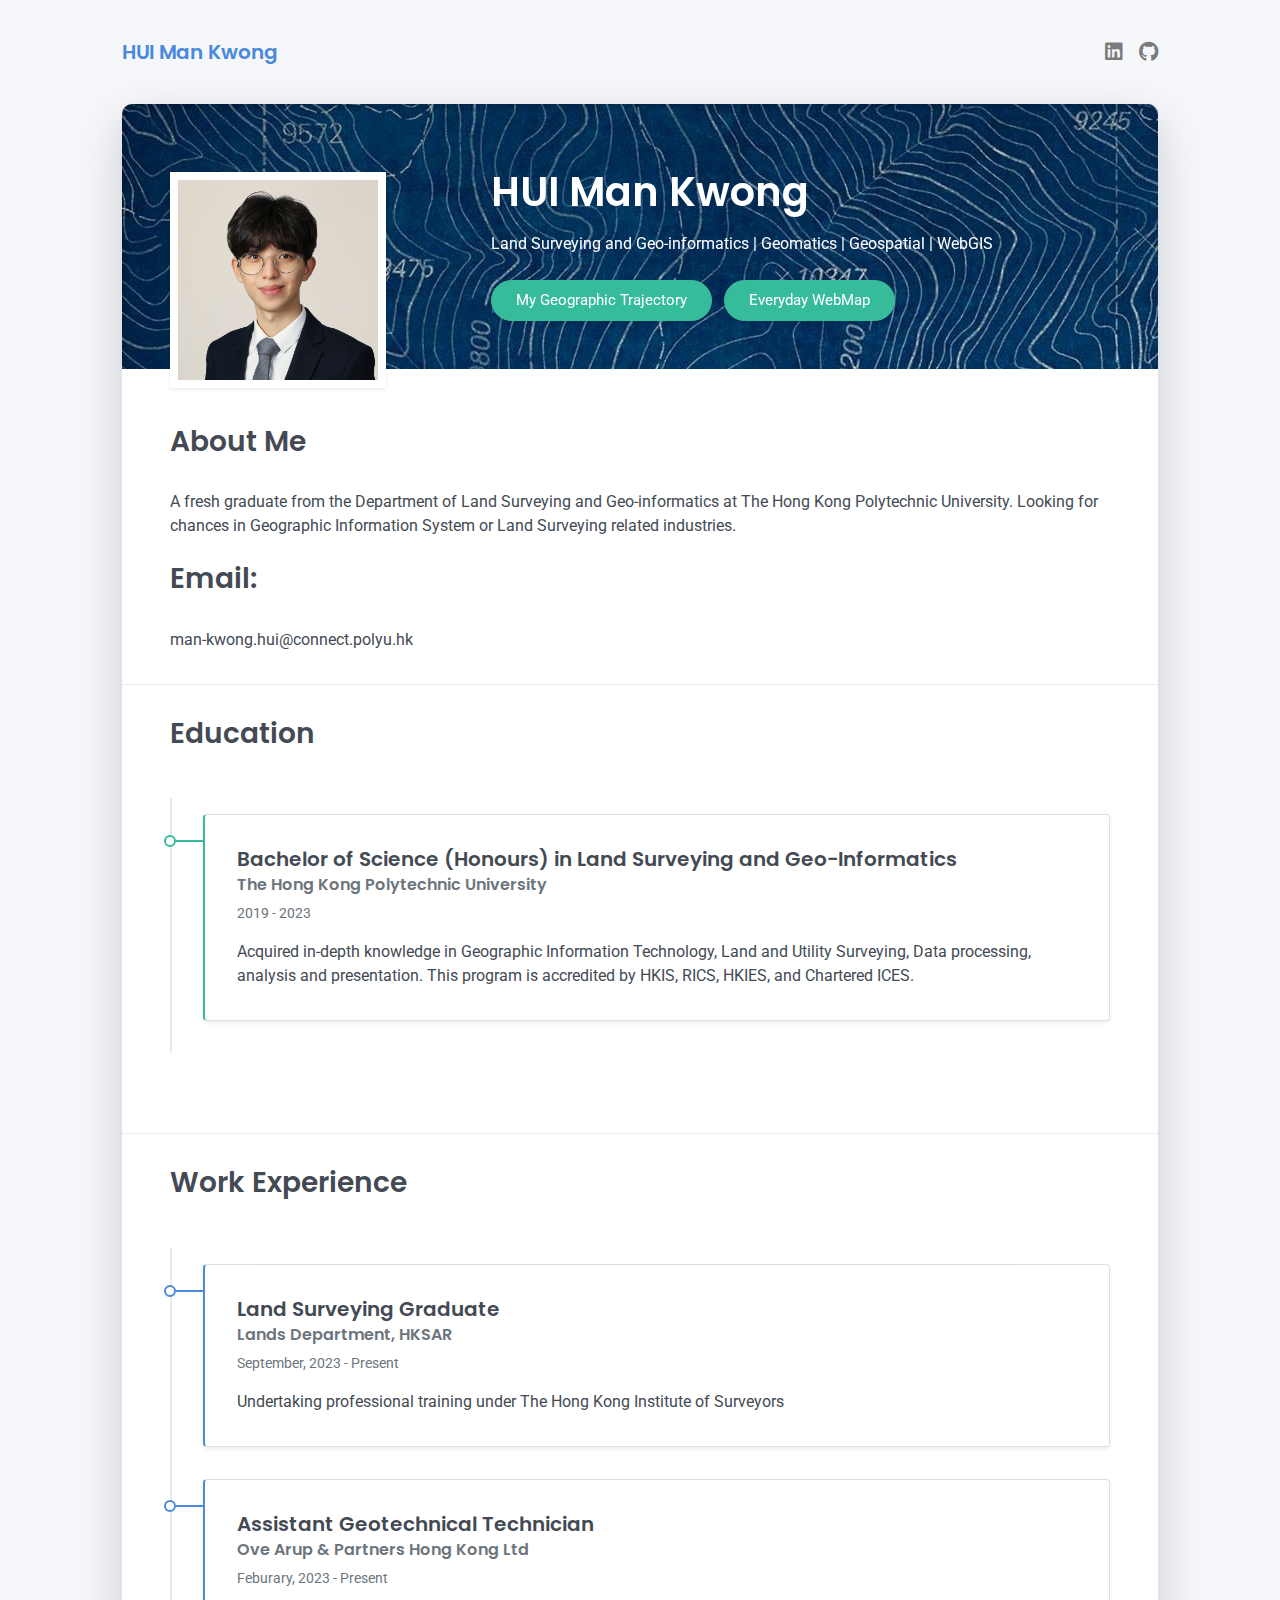
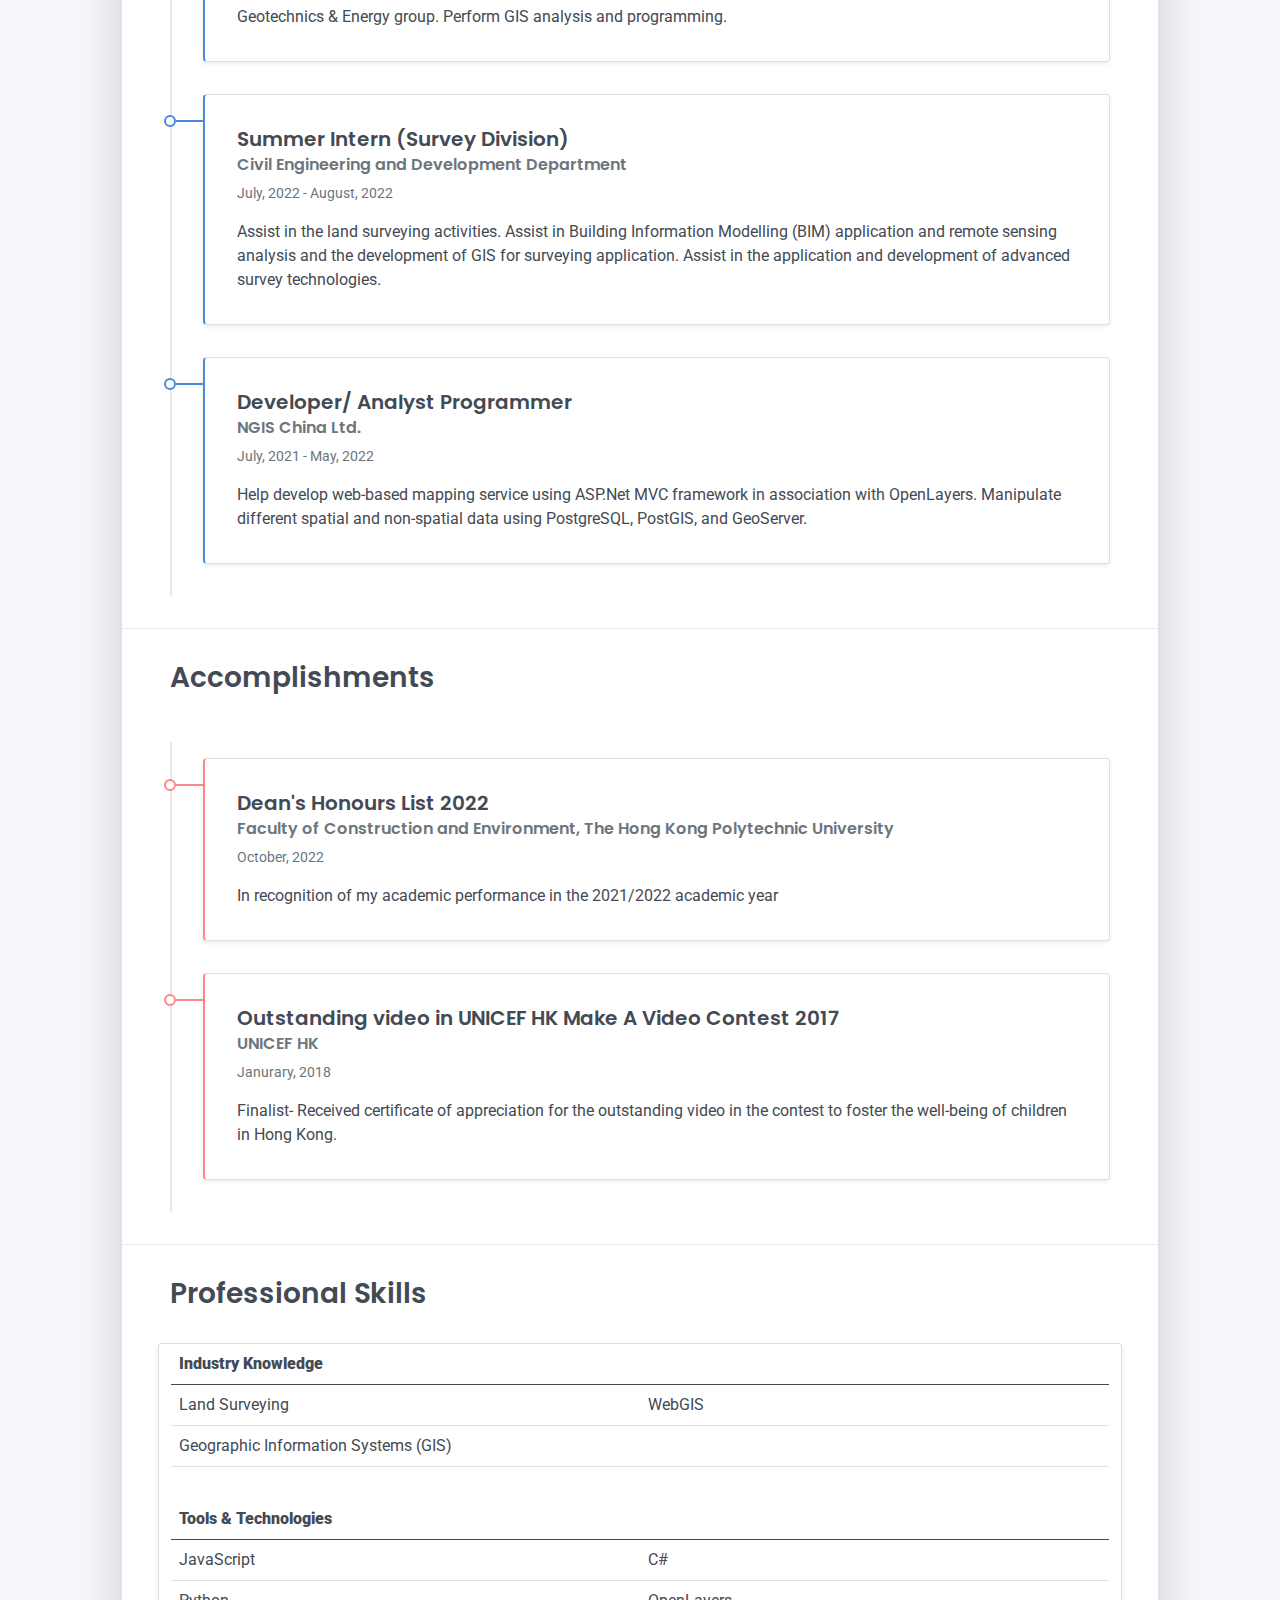
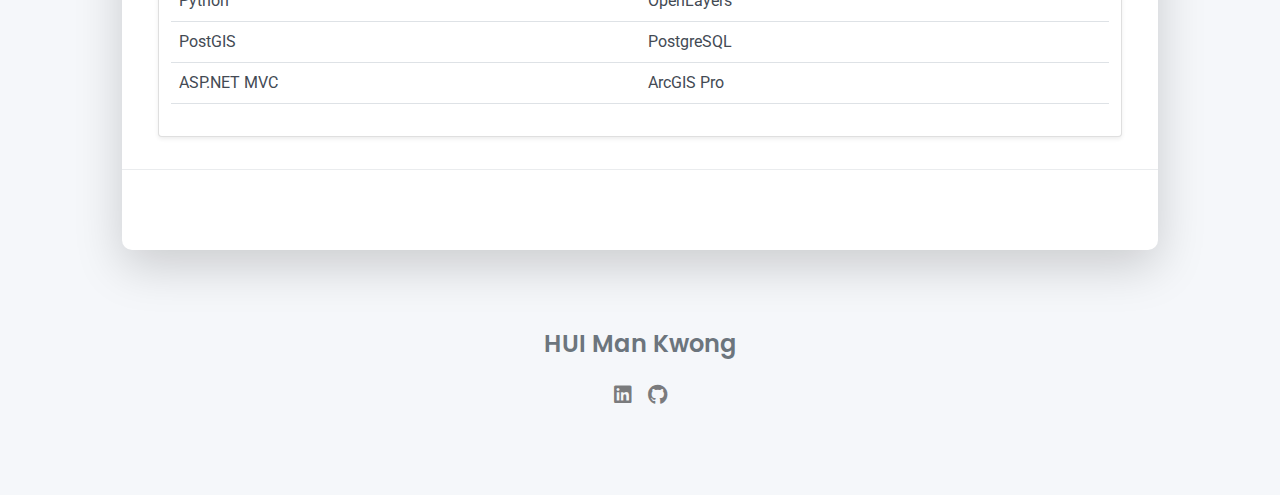
<file: index.html>
<!DOCTYPE html>
<html lang="en-US">
  <head>
    <meta charset="UTF-8">
    <meta http-equiv="X-UA-Compatible" content="IE=edge">
    <meta name="viewport" content="width=device-width, initial-scale=1">
    <title>M.K. Hui</title>
    <link rel="preconnect" href="https://fonts.gstatic.com" crossorigin="crossorigin"/>
    <link rel="preload" as="style" href="https://fonts.googleapis.com/css2?family=Poppins:wght@600&amp;family=Roboto:wght@300;400;500;700&amp;display=swap"/>
    <link rel="stylesheet" href="https://fonts.googleapis.com/css2?family=Poppins:wght@600&amp;family=Roboto:wght@300;400;500;700&amp;display=swap" media="print" onload="this.media='all'"/>
    <noscript>
      <link rel="stylesheet" href="https://fonts.googleapis.com/css2?family=Poppins:wght@600&amp;family=Roboto:wght@300;400;500;700&amp;display=swap"/>
    </noscript>
    <link href="css/font-awesome/css/all.min.css?ver=1.2.0" rel="stylesheet">
    <link href="css/bootstrap.min.css?ver=1.2.0" rel="stylesheet">
    <link href="css/aos.css?ver=1.2.0" rel="stylesheet">
    <link href="css/main.css?ver=1.2.0" rel="stylesheet">
    <noscript>
      <style type="text/css">
        [data-aos] {
            opacity: 1 !important;
            transform: translate(0) scale(1) !important;
        }
      </style>
    </noscript>
  </head>
  <body id="top">
    <header id="header" class="d-print-none">
      <div class="container text-center text-lg-left">
        <div class="py-3 clearfix">
          <a href="./index.html"><h1 class="site-title mb-0">HUI Man Kwong</h1></a>
          <div class="site-nav">
            <nav role="navigation">
              <ul class="nav justify-content-center">
                <li class="nav-item"><a class="nav-link" href="https://www.linkedin.com/in/huimankwong/" title="Instagram"><i class="fab fa-linkedin"></i><span class="menu-title sr-only">LinkedIn</span></a>
                </li>
                <li class="nav-item"><a class="nav-link" href="https://github.com/mankwongg" title="Github"><i class="fab fa-github"></i><span class="menu-title sr-only">Github</span></a>
                </li>
              </ul>
            </nav>
          </div>
        </div>
      </div>
    </header>
    <div class="page-content">
      <div class="container">
<div class="cover shadow-lg bg-white">
  <div class="cover-bg p-3 p-lg-4 text-white">
    <div class="row">
      <div class="col-lg-4 col-md-5">
        <div class="avatar hover-effect bg-white shadow-sm p-1"><img src="images/selfPic.jpg" width="200" height="200"/></div>
      </div>
      <div class="col-lg-8 col-md-7 text-center text-md-start">
        <h2 class="h1 mt-2" data-aos="fade-left" data-aos-delay="0">HUI Man Kwong</h2>
        <p data-aos="fade-left" data-aos-delay="100">Land Surveying and Geo-informatics | Geomatics | Geospatial | WebGIS</p>
        <div class="d-print-none" data-aos="fade-left" data-aos-delay="200">
          <a class="btn  btn-success text-white shadow-sm mt-1 me-1" href="/view/MyGeograhpicTrajectory.html">My Geographic Trajectory</a>
          <a class="btn  btn-success text-white shadow-sm mt-1 me-1" href="/view/everyday-webmap.html">Everyday WebMap</a>
          <!-- <a class="btn btn-success shadow-sm mt-1" href="#contact">Hire Me</a> -->
        </div>
      </div>
    </div>
  </div>
  <div class="about-section pt-4 px-3 px-lg-4 mt-1">
    <div class="row">
      <div class="col-md-12">
        <h2 class="h3 mb-3">About Me</h2>
        A fresh graduate from the Department of Land Surveying and Geo-informatics at The Hong Kong Polytechnic University. 
        Looking for chances in Geographic Information System or Land Surveying related industries.
        <br><br><h2 class="h3 mb-3">Email:</h2>
        man-kwong.hui@connect.polyu.hk<br>
      </div>
    </div>
    <!-- <div class="row mt-2">
      <div class="col-sm-2">
        <div class="pb-1"><b>Email</b></div>
      </div>
      <div class="col-sm-10">
        <div class="pb-1 text-secondary">man-kwong.hui@connect.polyu.hk</div>
      </div>
    </div> -->
  </div>
  
  <hr class="d-print-none"/>
  <div class="page-break"></div>
  <div class="education-section px-3 px-lg-4 pb-4">
    <h2 class="h3 mb-4">Education</h2>
    <div class="timeline">
      <div class="timeline-card timeline-card-success card shadow-sm">
        <div class="card-body">
          <div class="h5 mb-1">Bachelor of Science (Honours) in Land Surveying and Geo-Informatics <span class="text-muted h6"><br>The Hong Kong Polytechnic University</span></div>
          <div class="text-muted text-small mb-2">2019 - 2023</div>
          <div>Acquired in-depth knowledge in Geographic Information Technology, Land and Utility Surveying, Data processing, analysis and presentation. This program is accredited by HKIS, RICS, HKIES, and Chartered ICES.</div>
        </div>
      </div>
    </div>
  </div>

  <hr class="d-print-none"/>
  <div class="work-experience-section px-3 px-lg-4">
    <h2 class="h3 mb-4">Work Experience</h2>
    <div class="timeline">
	      <div class="timeline-card timeline-card-primary card shadow-sm">
        <div class="card-body">
          <div class="h5 mb-1">Land Surveying Graduate <span class="text-muted h6"><br>Lands Department, HKSAR</span></div>
          <div class="text-muted text-small mb-2">September, 2023 - Present</div>
          <div>Undertaking professional training under The Hong Kong Institute of Surveyors</div>
        </div>
      </div>
      <div class="timeline-card timeline-card-primary card shadow-sm">
        <div class="card-body">
          <div class="h5 mb-1">Assistant Geotechnical Technician<span class="text-muted h6"><br>Ove Arup & Partners Hong Kong Ltd</span></div>
          <div class="text-muted text-small mb-2">Feburary, 2023 - Present</div>
          <div>Geotechnics & Energy group. Perform GIS analysis and programming.</div>
        </div>
      </div>
      <div class="timeline-card timeline-card-primary card shadow-sm">
        <div class="card-body">
          <div class="h5 mb-1">Summer Intern (Survey Division) <span class="text-muted h6"><br>Civil Engineering and Development Department</span></div>
          <div class="text-muted text-small mb-2">July, 2022 - August, 2022</div>
          <div>Assist in the land surveying activities. Assist in Building Information Modelling (BIM) application and remote sensing analysis and the development of GIS for surveying application. Assist in the application and development of advanced survey technologies.</div>
        </div>
      </div>
      <div class="timeline-card timeline-card-primary card shadow-sm">
        <div class="card-body">
          <div class="h5 mb-1">Developer/ Analyst Programmer <span class="text-muted h6"><br>NGIS China Ltd.</span></div>
          <div class="text-muted text-small mb-2">July, 2021 - May, 2022</div>
          <div>Help develop web-based mapping service using ASP.Net MVC framework in association with OpenLayers. Manipulate different spatial and non-spatial data using PostgreSQL, PostGIS, and GeoServer.</div>
        </div>
      </div>
    </div>
  </div>

  
  <hr class="d-print-none"/>
  <div class="accomplishments-section px-3 px-lg-4">
    <h2 class="h3 mb-4">Accomplishments</h2>
    <div class="timeline">
      <div class="timeline-card timeline-card-accomplishments card shadow-sm">
        <div class="card-body">
          <div class="h5 mb-1">Dean's Honours List 2022<span class="text-muted h6"><br>Faculty of Construction and Environment, The Hong Kong Polytechnic University</span></div>
          <div class="text-muted text-small mb-2">October, 2022</div>
          <div>In recognition of my academic performance in the 2021/2022 academic year</div>
        </div>
      </div>
      <div class="timeline-card timeline-card-accomplishments card shadow-sm">
        <div class="card-body">
          <div class="h5 mb-1">Outstanding video in UNICEF HK Make A Video Contest 2017<span class="text-muted h6"><br>UNICEF HK</span></div>
          <div class="text-muted text-small mb-2">Janurary, 2018</div>
          <div>Finalist- Received certificate of appreciation for the outstanding video in the contest to foster the well-being of children in Hong Kong.</div>
        </div>
      </div>
    </div>
  </div>

  <hr class="d-print-none"/>
  <div class="skills-section px-3 px-lg-4">
    <h2 class="h3 mb-3">Professional Skills</h2>
    <div class="row">
      <div class="col-md-12 card shadow-sm">
        <table class="table">
          <thead>
            <tr>
              <th colspan="2"><b>Industry Knowledge</b></th>
            </tr>
          </thead>
          <tbody>
            <tr>
              <td class="col-sm-6">Land Surveying</td>
              <td class="col-sm-6" >WebGIS</td>
            </tr>
            <tr>
              <td colspan="2" class="col-sm-6">Geographic Information Systems (GIS)</td>
            </tr>
          </tbody>
        </table>

        <table class="table">
          <thead>
            <tr>
              <th colspan="2"><b>Tools & Technologies</b></th>
            </tr>
          </thead>
          <tbody>
            <tr>
              <td class="col-sm-6">JavaScript</td>
              <td class="col-sm-6" >C#</td>
            </tr>
            <tr>
              <td class="col-sm-6">Python</td>
              <td class="col-sm-6" >OpenLayers</td>
            </tr>
            <tr>
              <td class="col-sm-6">PostGIS</td>
              <td class="col-sm-6" >PostgreSQL</td>
            </tr>
            <tr>
              <td class="col-sm-6">ASP.NET MVC</td>
              <td class="col-sm-6">ArcGIS Pro</td>
            </tr>
          </tbody>
        </table>
        <!-- <div class="mb-2"><span>HTML</span>
          <div class="progress my-1">
            <div class="progress-bar bg-primary" role="progressbar" data-aos="zoom-in-right" data-aos-delay="100" data-aos-anchor=".skills-section" style="width: 90%" aria-valuenow="90" aria-valuemin="0" aria-valuemax="100"></div>
          </div>
        </div>
        <div class="mb-2"><span>CSS</span>
          <div class="progress my-1">
            <div class="progress-bar bg-primary" role="progressbar" data-aos="zoom-in-right" data-aos-delay="200" data-aos-anchor=".skills-section" style="width: 85%" aria-valuenow="85" aria-valuemin="0" aria-valuemax="100"></div>
          </div>
        </div>
        <div class="mb-2"><span>JavaScript</span>
          <div class="progress my-1">
            <div class="progress-bar bg-primary" role="progressbar" data-aos="zoom-in-right" data-aos-delay="300" data-aos-anchor=".skills-section" style="width: 75%" aria-valuenow="75" aria-valuemin="0" aria-valuemax="100"></div>
          </div>
        </div>
      </div>
      <div class="col-md-6">
        <div class="mb-2"><span>Adobe Photoshop</span>
          <div class="progress my-1">
            <div class="progress-bar bg-success" role="progressbar" data-aos="zoom-in-right" data-aos-delay="400" data-aos-anchor=".skills-section" style="width: 80%" aria-valuenow="90" aria-valuemin="0" aria-valuemax="100"></div>
          </div>
        </div>
        <div class="mb-2"><span>Sketch</span>
          <div class="progress my-1">
            <div class="progress-bar bg-success" role="progressbar" data-aos="zoom-in-right" data-aos-delay="500" data-aos-anchor=".skills-section" style="width: 85%" aria-valuenow="85" aria-valuemin="0" aria-valuemax="100"></div>
          </div>
        </div>
        <div class="mb-2"><span>Adobe XD</span>
          <div class="progress my-1">
            <div class="progress-bar bg-success" role="progressbar" data-aos="zoom-in-right" data-aos-delay="600" data-aos-anchor=".skills-section" style="width: 75%" aria-valuenow="75" aria-valuemin="0" aria-valuemax="100"></div>
          </div>
        </div> -->
      </div>
    </div>
  </div>
      
  <hr class="d-print-none"/>
  <div class="contant-section px-3 px-lg-4 pb-4" id="contact">
      <div class="col d-none d-print-block">
        <div class="mt-2">
          <div>
            <div class="mb-2">
              <div class="text-dark"><i class="fab fa-twitter mr-1"></i><span>https://twitter.com/templateflip</span>
              </div>
            </div>
            <div class="mb-2">
              <div class="text-dark"><i class="fab fa-facebook mr-1"></i><span>https://www.facebook.com/templateflip</span>
              </div>
            </div>
            <div class="mb-2">
              <div class="text-dark"><i class="fab fa-instagram mr-1"></i><span>https://www.instagram.com/templateflip</span>
              </div>
            </div>
            <div class="mb-2">
              <div class="text-dark"><i class="fab fa-github mr-1"></i><span>https://github.com/templateflip</span>
              </div>
            </div>
          </div>
        </div>
      </div>
    </div>
  </div>
</div></div>
    </div>

    <footer class="pt-4 pb-4 text-muted text-center d-print-none">
      <div class="container">
        <div class="my-3">
          <a href="#header"><div class="h4">HUI Man Kwong</div></a>  
          <div class="footer-nav">
            <nav role="navigation">
              <ul class="nav justify-content-center">
                <li class="nav-item"><a class="nav-link" href="https://www.linkedin.com/in/huimankwong/" title="LinkedIn"><i class="fab fa-linkedin"></i><span class="menu-title sr-only">LinkedIn</span></a>
                </li>
                <li class="nav-item"><a class="nav-link" href="https://github.com/mankwongg" title="Github"><i class="fab fa-github"></i><span class="menu-title sr-only">Github</span></a>
                </li>
              </ul>
            </nav>
          </div>
        </div>
        <div class="text-small">
        </div>
      </div>
    </footer>
    <script src="scripts/bootstrap.bundle.min.js?ver=1.2.0"></script>
    <script src="scripts/aos.js?ver=1.2.0"></script>
    <script src="scripts/main.js?ver=1.2.0"></script>
  </body>
</html>
</file>
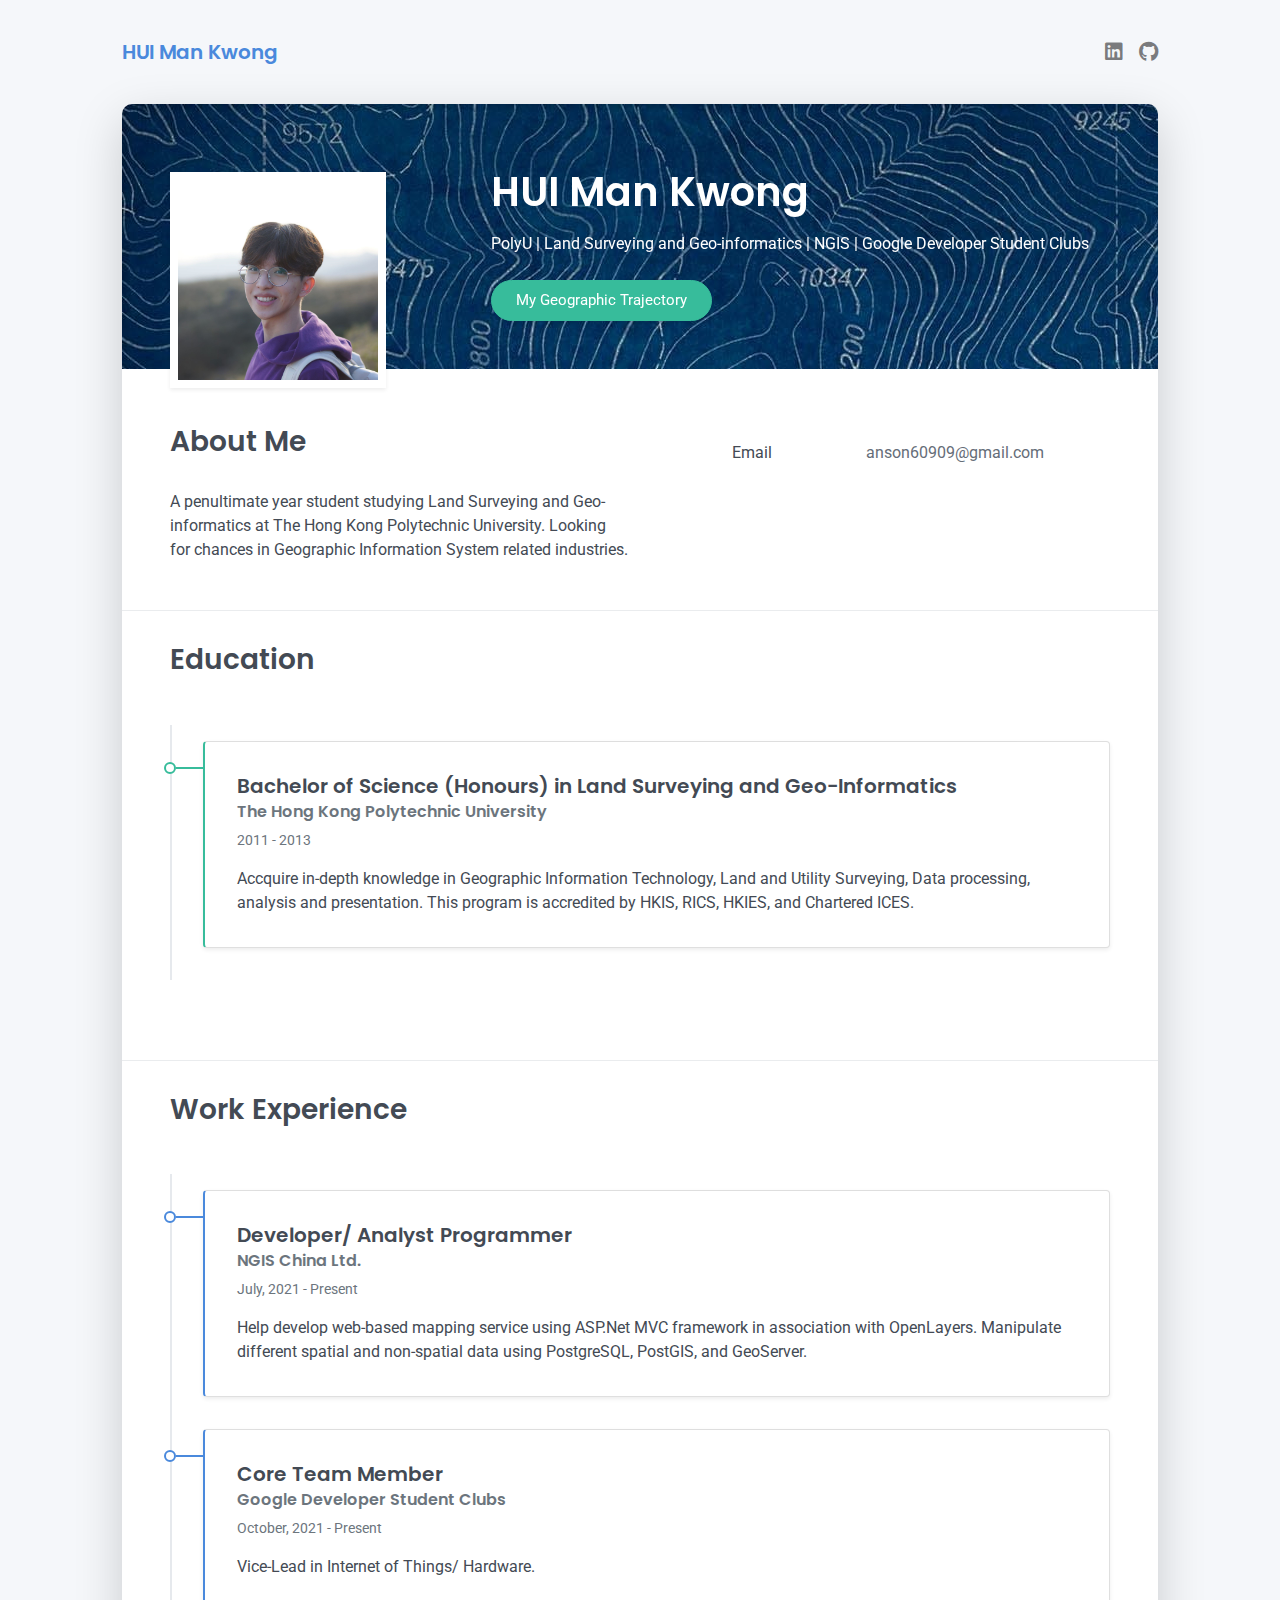
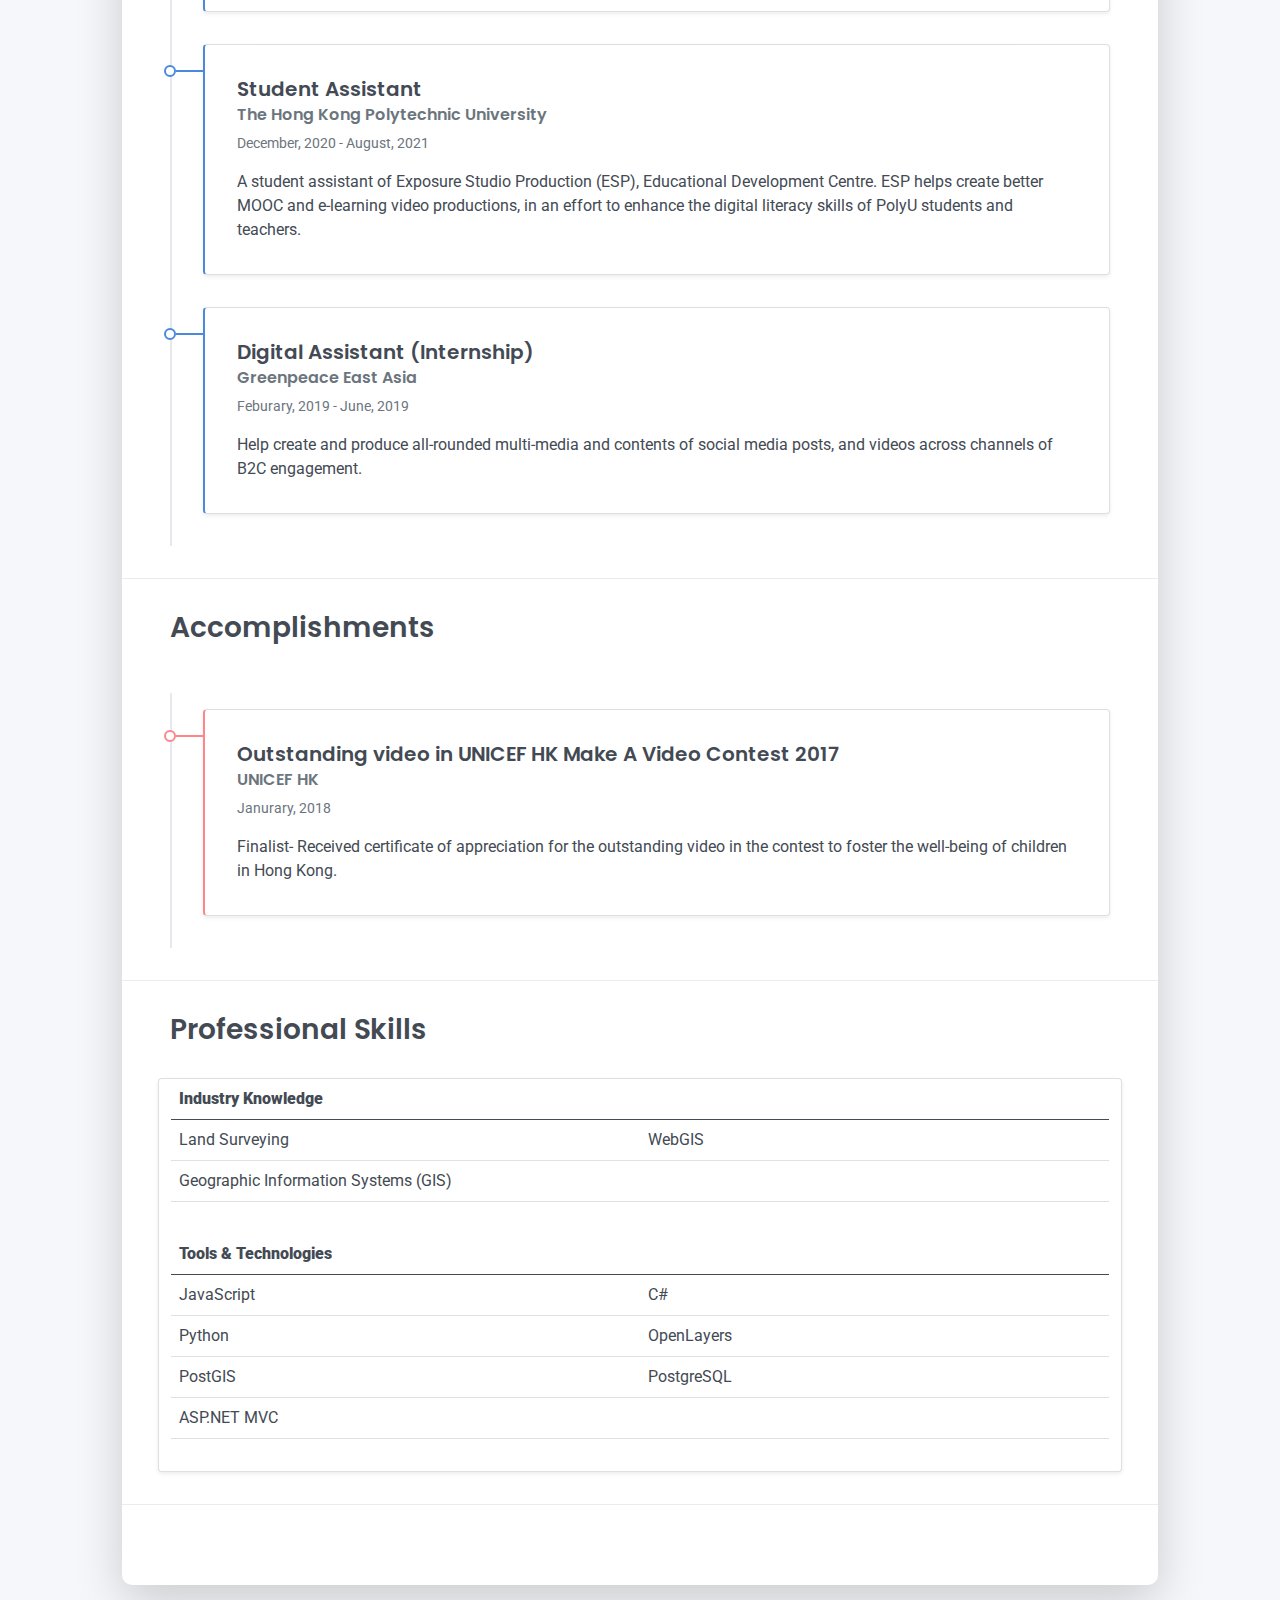
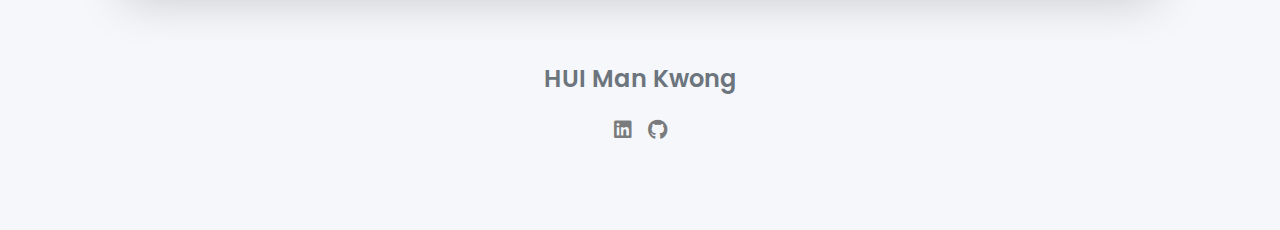
<file: view/index.html>
<!DOCTYPE html>
<html lang="en-US">
  <head>
    <meta charset="UTF-8">
    <meta http-equiv="X-UA-Compatible" content="IE=edge">
    <meta name="viewport" content="width=device-width, initial-scale=1">
    <title>M.K. Hui</title>
    <link rel="preconnect" href="https://fonts.gstatic.com" crossorigin="crossorigin"/>
    <link rel="preload" as="style" href="https://fonts.googleapis.com/css2?family=Poppins:wght@600&amp;family=Roboto:wght@300;400;500;700&amp;display=swap"/>
    <link rel="stylesheet" href="https://fonts.googleapis.com/css2?family=Poppins:wght@600&amp;family=Roboto:wght@300;400;500;700&amp;display=swap" media="print" onload="this.media='all'"/>
    <noscript>
      <link rel="stylesheet" href="https://fonts.googleapis.com/css2?family=Poppins:wght@600&amp;family=Roboto:wght@300;400;500;700&amp;display=swap"/>
    </noscript>
    <link href="../css/font-awesome/css/all.min.css?ver=1.2.0" rel="stylesheet">
    <link href="../css/bootstrap.min.css?ver=1.2.0" rel="stylesheet">
    <link href="../css/aos.css?ver=1.2.0" rel="stylesheet">
    <link href="../css/main.css?ver=1.2.0" rel="stylesheet">
    <noscript>
      <style type="text/css">
        [data-aos] {
            opacity: 1 !important;
            transform: translate(0) scale(1) !important;
        }
      </style>
    </noscript>
  </head>
  <body id="top">
    <header id="header" class="d-print-none">
      <div class="container text-center text-lg-left">
        <div class="py-3 clearfix">
          <a href="./index.html"><h1 class="site-title mb-0">HUI Man Kwong</h1></a>
          <div class="site-nav">
            <nav role="navigation">
              <ul class="nav justify-content-center">
                <li class="nav-item"><a class="nav-link" href="https://www.linkedin.com/in/huimankwong/" title="Instagram"><i class="fab fa-linkedin"></i><span class="menu-title sr-only">LinkedIn</span></a>
                </li>
                <li class="nav-item"><a class="nav-link" href="https://github.com/mankwongg" title="Github"><i class="fab fa-github"></i><span class="menu-title sr-only">Github</span></a>
                </li>
              </ul>
            </nav>
          </div>
        </div>
      </div>
    </header>
    <div class="page-content">
      <div class="container">
<div class="cover shadow-lg bg-white">
  <div class="cover-bg p-3 p-lg-4 text-white">
    <div class="row">
      <div class="col-lg-4 col-md-5">
        <div class="avatar hover-effect bg-white shadow-sm p-1"><img src="../images/selfPic.jpeg" width="200" height="200"/></div>
      </div>
      <div class="col-lg-8 col-md-7 text-center text-md-start">
        <h2 class="h1 mt-2" data-aos="fade-left" data-aos-delay="0">HUI Man Kwong</h2>
        <p data-aos="fade-left" data-aos-delay="100">PolyU | Land Surveying and Geo-informatics | NGIS | Google Developer Student Clubs</p>
        <div class="d-print-none" data-aos="fade-left" data-aos-delay="200">
          <a class="btn  btn-success text-white shadow-sm mt-1 me-1" href="MyGeograhpicTrajectory.html">My Geographic Trajectory</a>
          <!-- <a class="btn btn-success shadow-sm mt-1" href="#contact">Hire Me</a> -->
        </div>
      </div>
    </div>
  </div>
  <div class="about-section pt-4 px-3 px-lg-4 mt-1">
    <div class="row">
      <div class="col-md-6">
        <h2 class="h3 mb-3">About Me</h2>
        <p>A penultimate year student studying Land Surveying and Geo-informatics at The Hong Kong Polytechnic University. Looking for chances in Geographic Information System related industries.</p>
      </div>
      <div class="col-md-5 offset-md-1">
        <div class="row mt-2">
          <div class="col-sm-4">
            <div class="pb-1">Email</div>
          </div>
          <div class="col-sm-8">
            <div class="pb-1 text-secondary">anson60909@gmail.com</div>
          </div>
        </div>
      </div>
    </div>
  </div>

  
  <hr class="d-print-none"/>
  <div class="page-break"></div>
  <div class="education-section px-3 px-lg-4 pb-4">
    <h2 class="h3 mb-4">Education</h2>
    <div class="timeline">
      <div class="timeline-card timeline-card-success card shadow-sm">
        <div class="card-body">
          <div class="h5 mb-1">Bachelor of Science (Honours) in Land Surveying and Geo-Informatics <span class="text-muted h6"><br>The Hong Kong Polytechnic University</span></div>
          <div class="text-muted text-small mb-2">2011 - 2013</div>
          <div>Accquire in-depth knowledge in Geographic Information Technology, Land and Utility Surveying, Data processing, analysis and presentation. This program is accredited by HKIS, RICS, HKIES, and Chartered ICES.</div>
        </div>
      </div>
    </div>
  </div>

  <hr class="d-print-none"/>
  <div class="work-experience-section px-3 px-lg-4">
    <h2 class="h3 mb-4">Work Experience</h2>
    <div class="timeline">
      <div class="timeline-card timeline-card-primary card shadow-sm">
        <div class="card-body">
          <div class="h5 mb-1">Developer/ Analyst Programmer <span class="text-muted h6"><br>NGIS China Ltd.</span></div>
          <div class="text-muted text-small mb-2">July, 2021 - Present</div>
          <div>Help develop web-based mapping service using ASP.Net MVC framework in association with OpenLayers. Manipulate different spatial and non-spatial data using PostgreSQL, PostGIS, and GeoServer.</div>
        </div>
      </div>
      <div class="timeline-card timeline-card-primary card shadow-sm">
        <div class="card-body">
          <div class="h5 mb-1">Core Team Member <span class="text-muted h6"><br>Google Developer Student Clubs</span></div>
          <div class="text-muted text-small mb-2">October, 2021 - Present</div>
          <div>Vice-Lead in Internet of Things/ Hardware.</div>
        </div>
      </div>
      <div class="timeline-card timeline-card-primary card shadow-sm">
        <div class="card-body">
          <div class="h5 mb-1">Student Assistant <span class="text-muted h6"><br>The Hong Kong Polytechnic University</span></div>
          <div class="text-muted text-small mb-2">December, 2020 - August, 2021</div>
          <div>A student assistant of Exposure Studio Production (ESP), Educational Development Centre. ESP helps create better MOOC and e-learning video productions, in an effort to enhance the digital literacy skills of PolyU students and teachers.</div>
        </div>
      </div>
      <div class="timeline-card timeline-card-primary card shadow-sm">
        <div class="card-body">
          <div class="h5 mb-1">Digital Assistant (Internship) <span class="text-muted h6"><br>Greenpeace East Asia</span></div>
          <div class="text-muted text-small mb-2">Feburary, 2019 - June, 2019</div>
          <div>Help create and produce all-rounded multi-media and contents of social media posts, and videos across channels of B2C engagement.</div>
        </div>
      </div>
    </div>
  </div>

  
  <hr class="d-print-none"/>
  <div class="accomplishments-section px-3 px-lg-4">
    <h2 class="h3 mb-4">Accomplishments</h2>
    <div class="timeline">
      <div class="timeline-card timeline-card-accomplishments card shadow-sm">
        <div class="card-body">
          <div class="h5 mb-1">Outstanding video in UNICEF HK Make A Video Contest 2017<span class="text-muted h6"><br>UNICEF HK</span></div>
          <div class="text-muted text-small mb-2">Janurary, 2018</div>
          <div>Finalist- Received certificate of appreciation for the outstanding video in the contest to foster the well-being of children in Hong Kong.</div>
        </div>
      </div>
    </div>
  </div>

  <hr class="d-print-none"/>
  <div class="skills-section px-3 px-lg-4">
    <h2 class="h3 mb-3">Professional Skills</h2>
    <div class="row">
      <div class="col-md-12 card shadow-sm">
        <table class="table">
          <thead>
            <tr>
              <th colspan="2"><b>Industry Knowledge</b></th>
            </tr>
          </thead>
          <tbody>
            <tr>
              <td class="col-sm-6">Land Surveying</td>
              <td class="col-sm-6" >WebGIS</td>
            </tr>
            <tr>
              <td colspan="2" class="col-sm-6">Geographic Information Systems (GIS)</td>
            </tr>
          </tbody>
        </table>

        <table class="table">
          <thead>
            <tr>
              <th colspan="2"><b>Tools & Technologies</b></th>
            </tr>
          </thead>
          <tbody>
            <tr>
              <td class="col-sm-6">JavaScript</td>
              <td class="col-sm-6" >C#</td>
            </tr>
            <tr>
              <td class="col-sm-6">Python</td>
              <td class="col-sm-6" >OpenLayers</td>
            </tr>
            <tr>
              <td class="col-sm-6">PostGIS</td>
              <td class="col-sm-6" >PostgreSQL</td>
            </tr>
            <tr>
              <td colspan="2" class="col-sm-6">ASP.NET MVC</td>
            </tr>
          </tbody>
        </table>
        <!-- <div class="mb-2"><span>HTML</span>
          <div class="progress my-1">
            <div class="progress-bar bg-primary" role="progressbar" data-aos="zoom-in-right" data-aos-delay="100" data-aos-anchor=".skills-section" style="width: 90%" aria-valuenow="90" aria-valuemin="0" aria-valuemax="100"></div>
          </div>
        </div>
        <div class="mb-2"><span>CSS</span>
          <div class="progress my-1">
            <div class="progress-bar bg-primary" role="progressbar" data-aos="zoom-in-right" data-aos-delay="200" data-aos-anchor=".skills-section" style="width: 85%" aria-valuenow="85" aria-valuemin="0" aria-valuemax="100"></div>
          </div>
        </div>
        <div class="mb-2"><span>JavaScript</span>
          <div class="progress my-1">
            <div class="progress-bar bg-primary" role="progressbar" data-aos="zoom-in-right" data-aos-delay="300" data-aos-anchor=".skills-section" style="width: 75%" aria-valuenow="75" aria-valuemin="0" aria-valuemax="100"></div>
          </div>
        </div>
      </div>
      <div class="col-md-6">
        <div class="mb-2"><span>Adobe Photoshop</span>
          <div class="progress my-1">
            <div class="progress-bar bg-success" role="progressbar" data-aos="zoom-in-right" data-aos-delay="400" data-aos-anchor=".skills-section" style="width: 80%" aria-valuenow="90" aria-valuemin="0" aria-valuemax="100"></div>
          </div>
        </div>
        <div class="mb-2"><span>Sketch</span>
          <div class="progress my-1">
            <div class="progress-bar bg-success" role="progressbar" data-aos="zoom-in-right" data-aos-delay="500" data-aos-anchor=".skills-section" style="width: 85%" aria-valuenow="85" aria-valuemin="0" aria-valuemax="100"></div>
          </div>
        </div>
        <div class="mb-2"><span>Adobe XD</span>
          <div class="progress my-1">
            <div class="progress-bar bg-success" role="progressbar" data-aos="zoom-in-right" data-aos-delay="600" data-aos-anchor=".skills-section" style="width: 75%" aria-valuenow="75" aria-valuemin="0" aria-valuemax="100"></div>
          </div>
        </div> -->
      </div>
    </div>
  </div>
      
  <hr class="d-print-none"/>
  <div class="contant-section px-3 px-lg-4 pb-4" id="contact">
      <div class="col d-none d-print-block">
        <div class="mt-2">
          <div>
            <div class="mb-2">
              <div class="text-dark"><i class="fab fa-twitter mr-1"></i><span>https://twitter.com/templateflip</span>
              </div>
            </div>
            <div class="mb-2">
              <div class="text-dark"><i class="fab fa-facebook mr-1"></i><span>https://www.facebook.com/templateflip</span>
              </div>
            </div>
            <div class="mb-2">
              <div class="text-dark"><i class="fab fa-instagram mr-1"></i><span>https://www.instagram.com/templateflip</span>
              </div>
            </div>
            <div class="mb-2">
              <div class="text-dark"><i class="fab fa-github mr-1"></i><span>https://github.com/templateflip</span>
              </div>
            </div>
          </div>
        </div>
      </div>
    </div>
  </div>
</div></div>
    </div>

    <footer class="pt-4 pb-4 text-muted text-center d-print-none">
      <div class="container">
        <div class="my-3">
          <a href="#header"><div class="h4">HUI Man Kwong</div></a>  
          <div class="footer-nav">
            <nav role="navigation">
              <ul class="nav justify-content-center">
                <li class="nav-item"><a class="nav-link" href="https://www.linkedin.com/in/huimankwong/" title="LinkedIn"><i class="fab fa-linkedin"></i><span class="menu-title sr-only">LinkedIn</span></a>
                </li>
                <li class="nav-item"><a class="nav-link" href="https://github.com/mankwongg" title="Github"><i class="fab fa-github"></i><span class="menu-title sr-only">Github</span></a>
                </li>
              </ul>
            </nav>
          </div>
        </div>
        <div class="text-small">
        </div>
      </div>
    </footer>
    <script src="../scripts/bootstrap.bundle.min.js?ver=1.2.0"></script>
    <script src="../scripts/aos.js?ver=1.2.0"></script>
    <script src="../scripts/main.js?ver=1.2.0"></script>
  </body>
</html>
</file>
<file: css/main.css>
/* Buttons */
/* Inputs */
/* Timeline custom component */
.timeline {
  border-left: 2px solid #E6E9ED;
  padding: 1rem 0; }

.timeline-card {
  position: relative;
  margin-left: 31px;
  border-left: 2px solid;
  margin-bottom: 2rem; }

.timeline-card:last-child {
  margin-bottom: 1rem; }

.timeline-card:before {
  content: '';
  display: inline-block;
  position: absolute;
  background-color: #fff;
  border-radius: 10px;
  width: 12px;
  height: 12px;
  top: 20px;
  left: -41px;
  border: 2px solid;
  z-index: 2; }

.timeline-card:after {
  content: '';
  display: inline-block;
  position: absolute;
  background-color: currentColor;
  width: 29px;
  height: 2px;
  top: 25px;
  left: -29px;
  z-index: 1; }

.timeline-card-primary {
  border-left-color: #4A89DC; }

.timeline-card-primary:before {
  border-color: #4A89DC; }

.timeline-card-primary:after {
  background-color: #4A89DC; }

.timeline-card-success {
  border-left-color: #37BC9B; }

.timeline-card-success:before {
  border-color: #37BC9B; }

.timeline-card-success:after {
  background-color: #37BC9B; }

.timeline-card-accomplishments {
  border-left-color: #ff8686; }

.timeline-card-accomplishments:before {
  border-color: #ff8686; }

.timeline-card-accomplishments:after {
  background-color: #ff8686; }
  

html {
  scroll-behavior: smooth; }

.site-title {
  font-size: 1.25rem;
  line-height: 2.5rem; }

.nav-link {
  padding: 0;
  font-size: 1.25rem;
  line-height: 2.5rem;
  color: rgba(0, 0, 0, 0.5); }

.nav-link:hover,
.nav-link:focus,
.active .nav-link {
  color: rgba(0, 0, 0, 0.8); }

.nav-item + .nav-item {
  margin-left: 1rem; }

.cover {
  border-radius: 10px; }

.cover-bg {
  background-color: #4A89DC;
  background-image: url('/images/contourMap.jpg');
  border-radius: 10px 10px 0 0; }

.avatar {
  max-width: 216px;
  max-height: 216px;
  margin-top: 20px;
  text-align: center;
  margin-left: auto;
  margin-right: auto; }

.avatar img {
  /* Safari 6.0 - 9.0 */
  filter: grayscale(0%); }

footer a:not(.nav-link) {
  color: inherit;
  border-bottom: 1px dashed;
  text-decoration: none;
  cursor: pointer; }

@media (min-width: 48em) {
  .site-title {
    float: left; }
  .site-nav {
    float: right; }
  .avatar {
    margin-bottom: -80px;
    margin-left: 0; } }

@media print {
  body {
    background-color: #fff; }
  .container {
    width: auto;
    max-width: 100%;
    padding: 0; }
  .cover, .cover-bg {
    border-radius: 0; }
  .cover.shadow-lg {
    box-shadow: none !important; }
  .cover-bg {
    padding: 5rem !important;
    padding-bottom: 10px !important; }
  .avatar {
    margin-top: -10px; }
  .about-section {
    padding: 6.5rem 5rem 2rem !important; }
  .skills-section,
  .work-experience-section,
  .education-section,
  .contant-section {
    padding: 1.5rem 5rem 2rem !important; }
  .page-break {
    padding-top: 5rem;
    page-break-before: always; } }

    /*project info*/
.ol-popup {
    position: absolute;
    background-color: white;
    /*--webkit-filter: drop-shadow(0 1px 4px rgba(0,0,0,0.2));*/
    filter: drop-shadow(0 1px 4px rgba(0, 0, 0, 0.2));
    padding: 15px;
    border-radius: 20px;
    border: 1px solid #cccccc;
    bottom: 12px;
    left: -50px;
    font-size: 12px;
    min-width: 400px;
}

.ol-popup:after,
.ol-popup:before {
    top: 100%;
    border: solid transparent;
    content: " ";
    height: 0;
    width: 0;
    position: absolute;
    pointer-events: none;
}

.ol-popup:after {
    border-top-color: white;
    border-width: 10px;
    left: 48px;
    margin-left: -10px;
}

.ol-popup:before {
    border-top-color: #cccccc;
    border-width: 11px;
    left: 48px;
    margin-left: -11px;
}

.ol-popup-closer {
    text-decoration: none;
    position: absolute;
    top: 2px;
    right: 10px;
}

.ol-popup-closer:after {
    content: "X";
}
</file>
